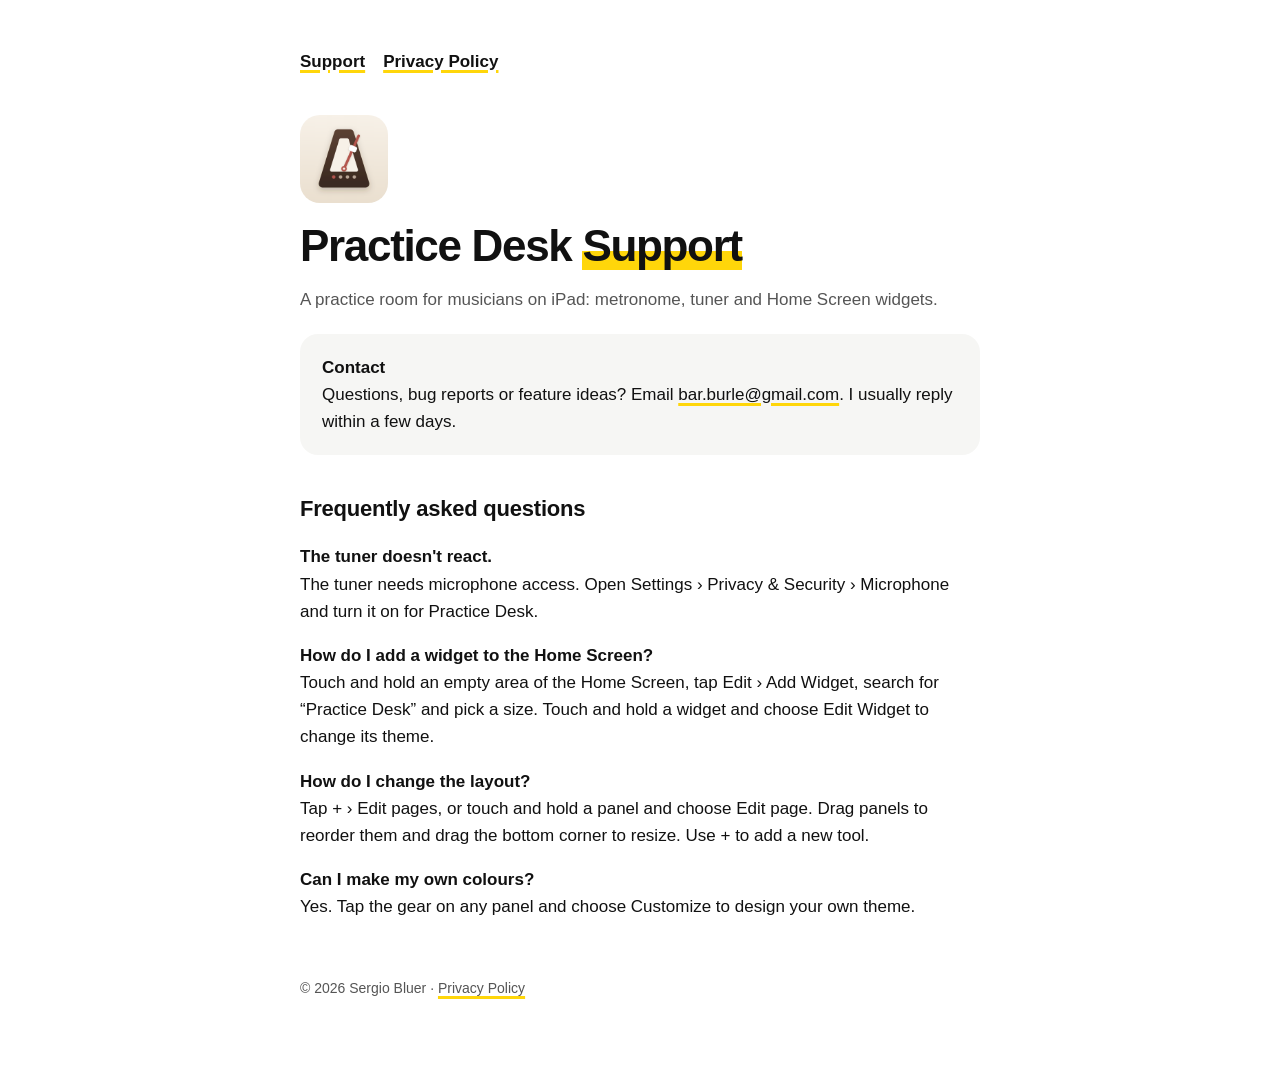
<file: index.html>
<!doctype html><html lang="en"><head><meta charset="utf-8"><meta name="viewport" content="width=device-width,initial-scale=1">
<title>Practice Desk – Support</title><link rel="stylesheet" href="style.css"></head><body><main>
<nav><a href="index.html">Support</a><a href="privacy.html">Privacy Policy</a></nav>
<img class="icon" src="icon.png" alt="App icon">
<h1>Practice Desk <mark>Support</mark></h1>
<p class="muted">A practice room for musicians on iPad: metronome, tuner and Home Screen widgets.</p>
<div class="card"><strong>Contact</strong><br>Questions, bug reports or feature ideas? Email <a href="mailto:bar.burle@gmail.com">bar.burle@gmail.com</a>. I usually reply within a few days.</div>
<h2>Frequently asked questions</h2>
<p><strong>The tuner doesn't react.</strong><br>The tuner needs microphone access. Open Settings › Privacy &amp; Security › Microphone and turn it on for Practice Desk.</p>
<p><strong>How do I add a widget to the Home Screen?</strong><br>Touch and hold an empty area of the Home Screen, tap Edit › Add Widget, search for “Practice Desk” and pick a size. Touch and hold a widget and choose Edit Widget to change its theme.</p>
<p><strong>How do I change the layout?</strong><br>Tap + › Edit pages, or touch and hold a panel and choose Edit page. Drag panels to reorder them and drag the bottom corner to resize. Use + to add a new tool.</p>
<p><strong>Can I make my own colours?</strong><br>Yes. Tap the gear on any panel and choose Customize to design your own theme.</p>
<footer>© 2026 Sergio Bluer · <a href="privacy.html">Privacy Policy</a></footer>
</main></body></html>
</file>
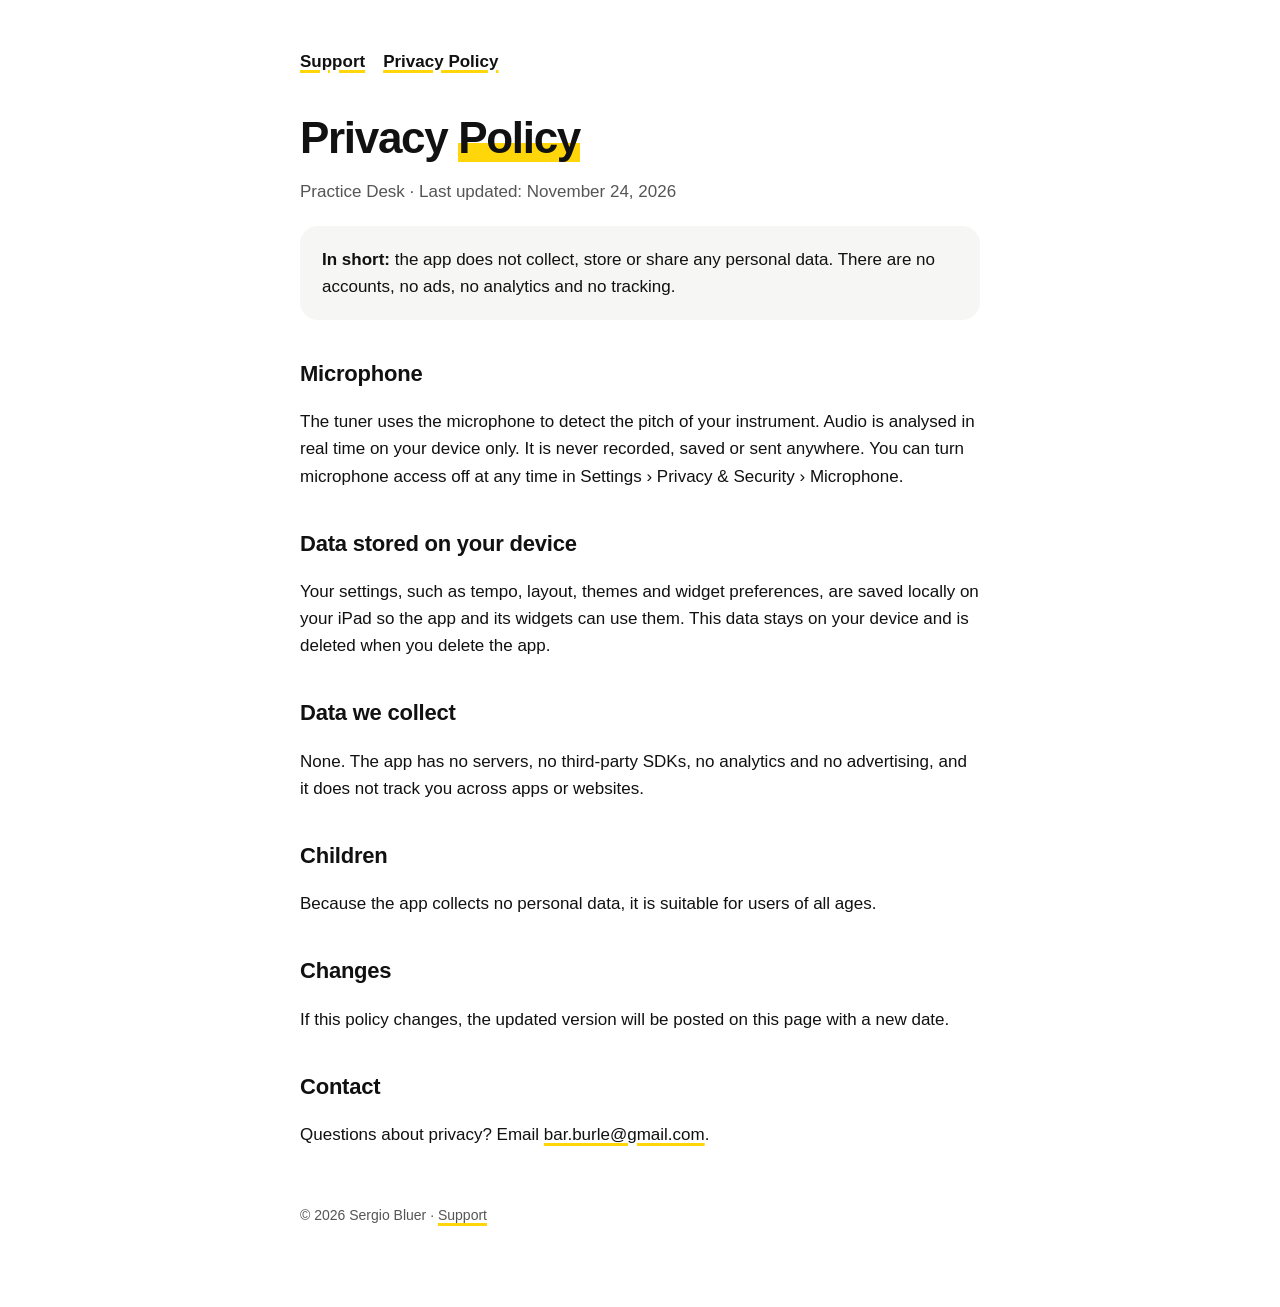
<file: privacy.html>
<!doctype html><html lang="en"><head><meta charset="utf-8"><meta name="viewport" content="width=device-width,initial-scale=1">
<title>Practice Desk – Privacy Policy</title><link rel="stylesheet" href="style.css"></head><body><main>
<nav><a href="index.html">Support</a><a href="privacy.html">Privacy Policy</a></nav>
<h1>Privacy <mark>Policy</mark></h1>
<p class="muted">Practice Desk · Last updated: November 24, 2026</p>
<div class="card"><strong>In short:</strong> the app does not collect, store or share any personal data. There are no accounts, no ads, no analytics and no tracking.</div>
<h2>Microphone</h2>
<p>The tuner uses the microphone to detect the pitch of your instrument. Audio is analysed in real time on your device only. It is never recorded, saved or sent anywhere. You can turn microphone access off at any time in Settings › Privacy &amp; Security › Microphone.</p>
<h2>Data stored on your device</h2>
<p>Your settings, such as tempo, layout, themes and widget preferences, are saved locally on your iPad so the app and its widgets can use them. This data stays on your device and is deleted when you delete the app.</p>
<h2>Data we collect</h2>
<p>None. The app has no servers, no third-party SDKs, no analytics and no advertising, and it does not track you across apps or websites.</p>
<h2>Children</h2>
<p>Because the app collects no personal data, it is suitable for users of all ages.</p>
<h2>Changes</h2>
<p>If this policy changes, the updated version will be posted on this page with a new date.</p>
<h2>Contact</h2>
<p>Questions about privacy? Email <a href="mailto:bar.burle@gmail.com">bar.burle@gmail.com</a>.</p>
<footer>© 2026 Sergio Bluer · <a href="index.html">Support</a></footer>
</main></body></html>
</file>
<file: style.css>
:root{--bg:#fff;--fg:#111;--muted:#555;--accent:#FFD60A;--card:#f6f6f4}
@media (prefers-color-scheme:dark){:root{--bg:#111;--fg:#f2f2f2;--muted:#aaa;--card:#1c1c1e}}
*{box-sizing:border-box}
body{margin:0;background:var(--bg);color:var(--fg);font:17px/1.6 -apple-system,BlinkMacSystemFont,"Segoe UI",Roboto,sans-serif}
main{max-width:720px;margin:0 auto;padding:48px 20px 80px}
h1{font-size:44px;line-height:1.05;letter-spacing:-.03em;font-weight:900;margin:0 0 8px}
h1 mark{background:linear-gradient(transparent 62%,var(--accent) 62%);color:inherit}
h2{font-size:22px;letter-spacing:-.01em;margin:36px 0 8px}
p,li{color:var(--fg)} .muted{color:var(--muted)}
.card{background:var(--card);border-radius:18px;padding:20px 22px;margin:20px 0}
a{color:inherit;text-decoration-color:var(--accent);text-decoration-thickness:3px;text-underline-offset:3px}
nav{display:flex;gap:18px;margin-bottom:40px;font-weight:600}
img.icon{width:88px;height:88px;border-radius:20px;display:block;margin-bottom:20px}
footer{margin-top:56px;font-size:14px;color:var(--muted)}
</file>
